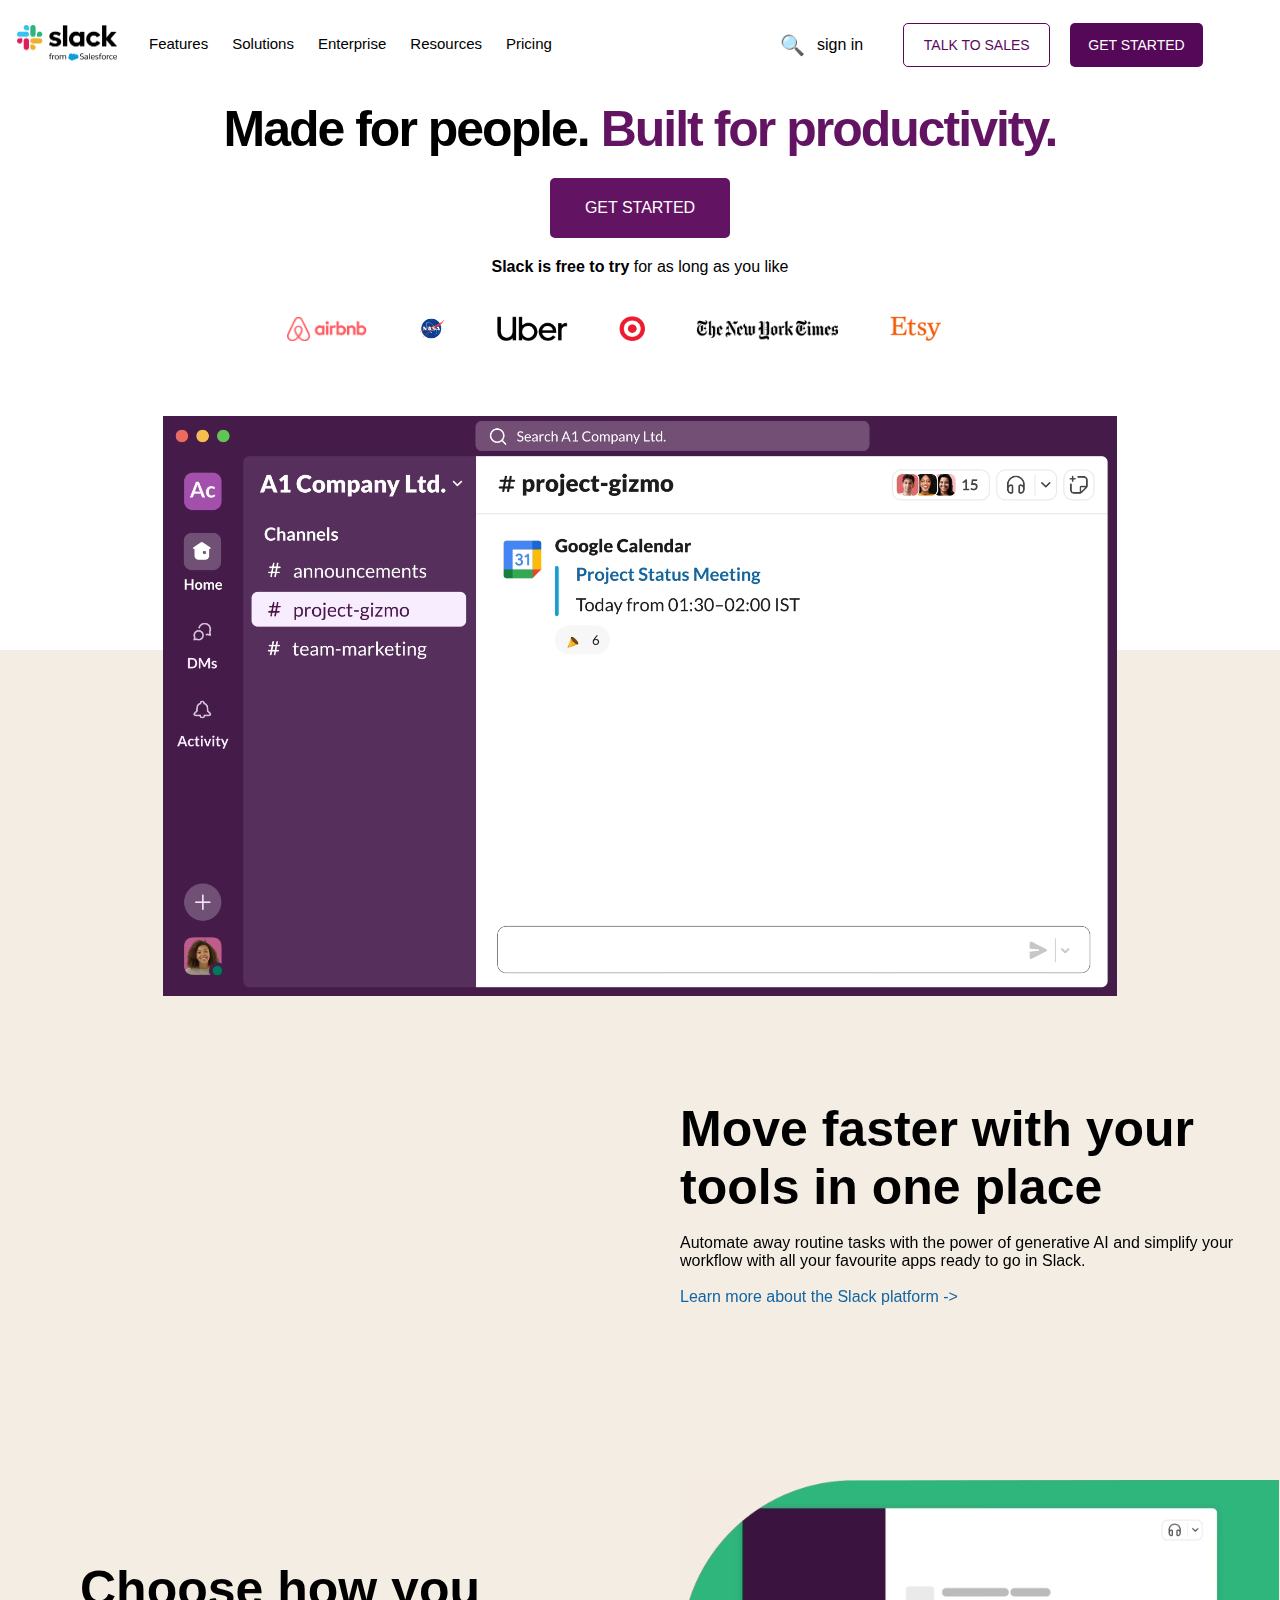
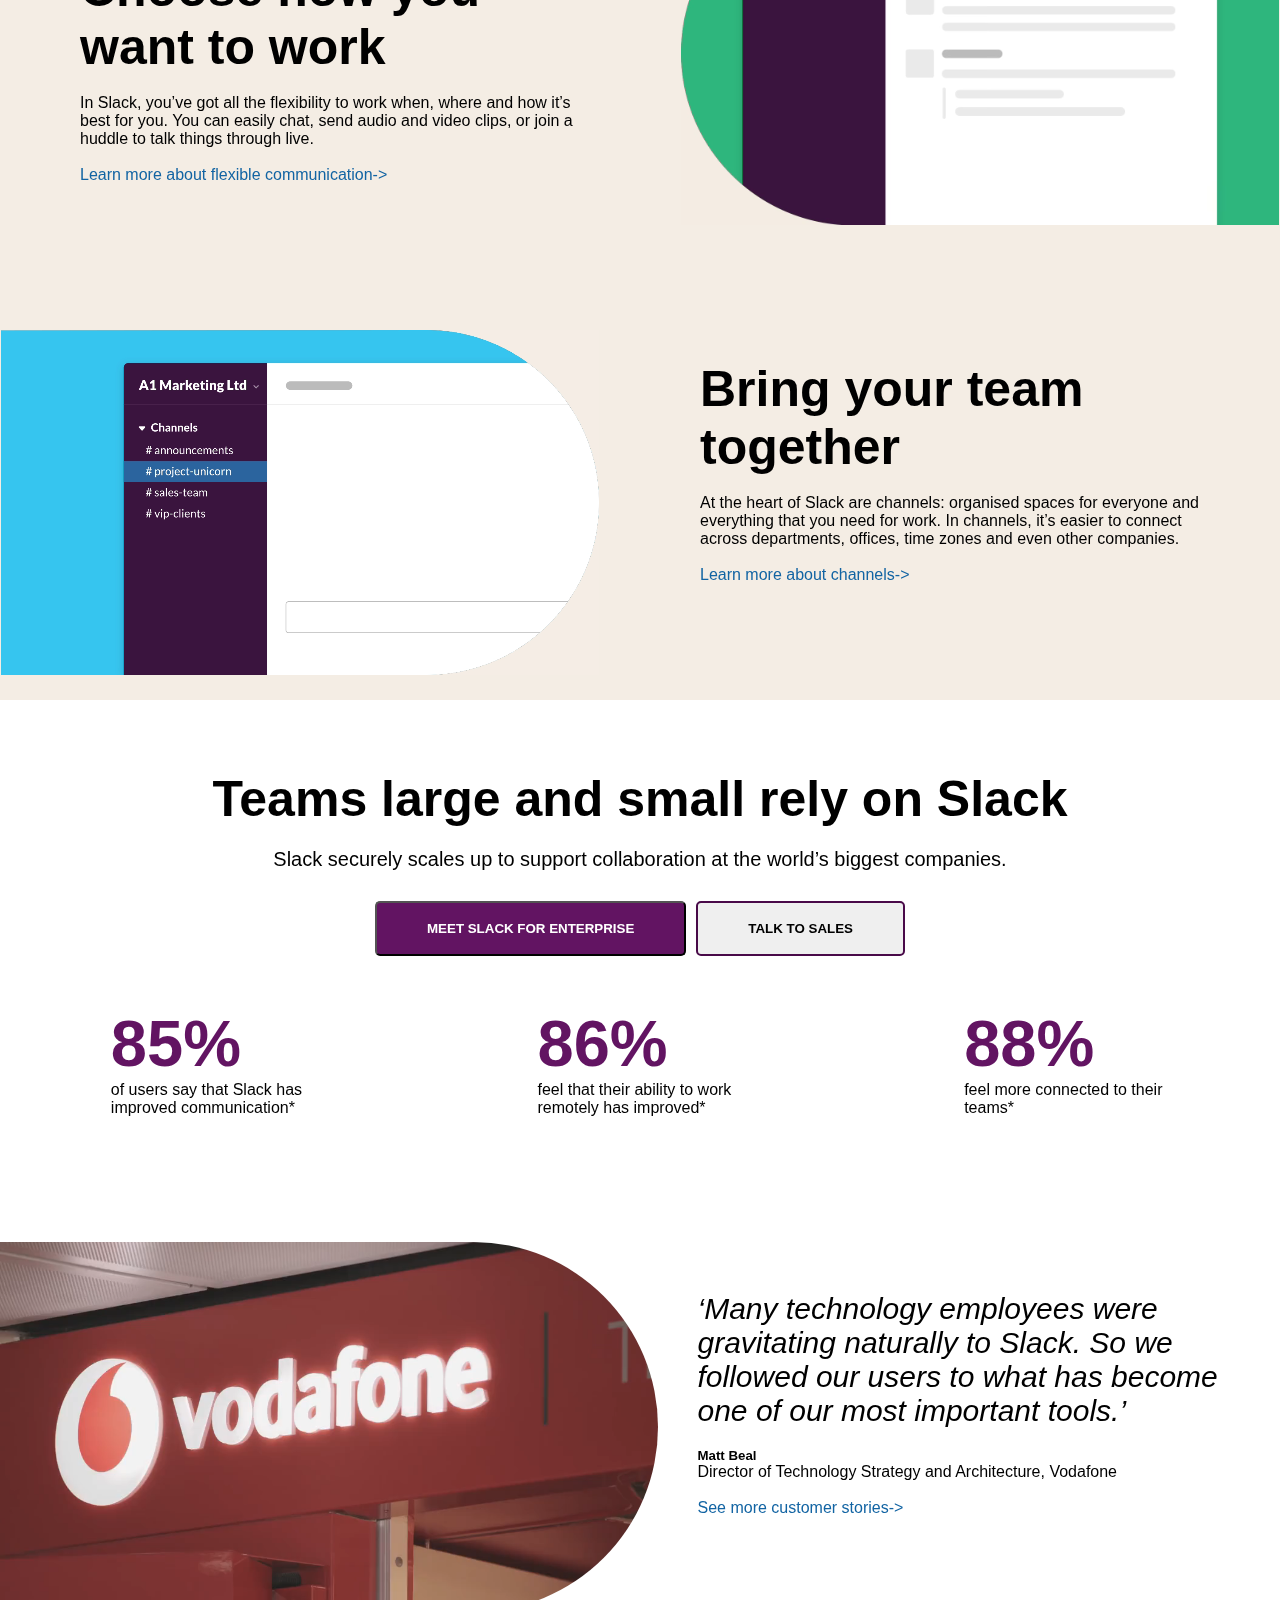
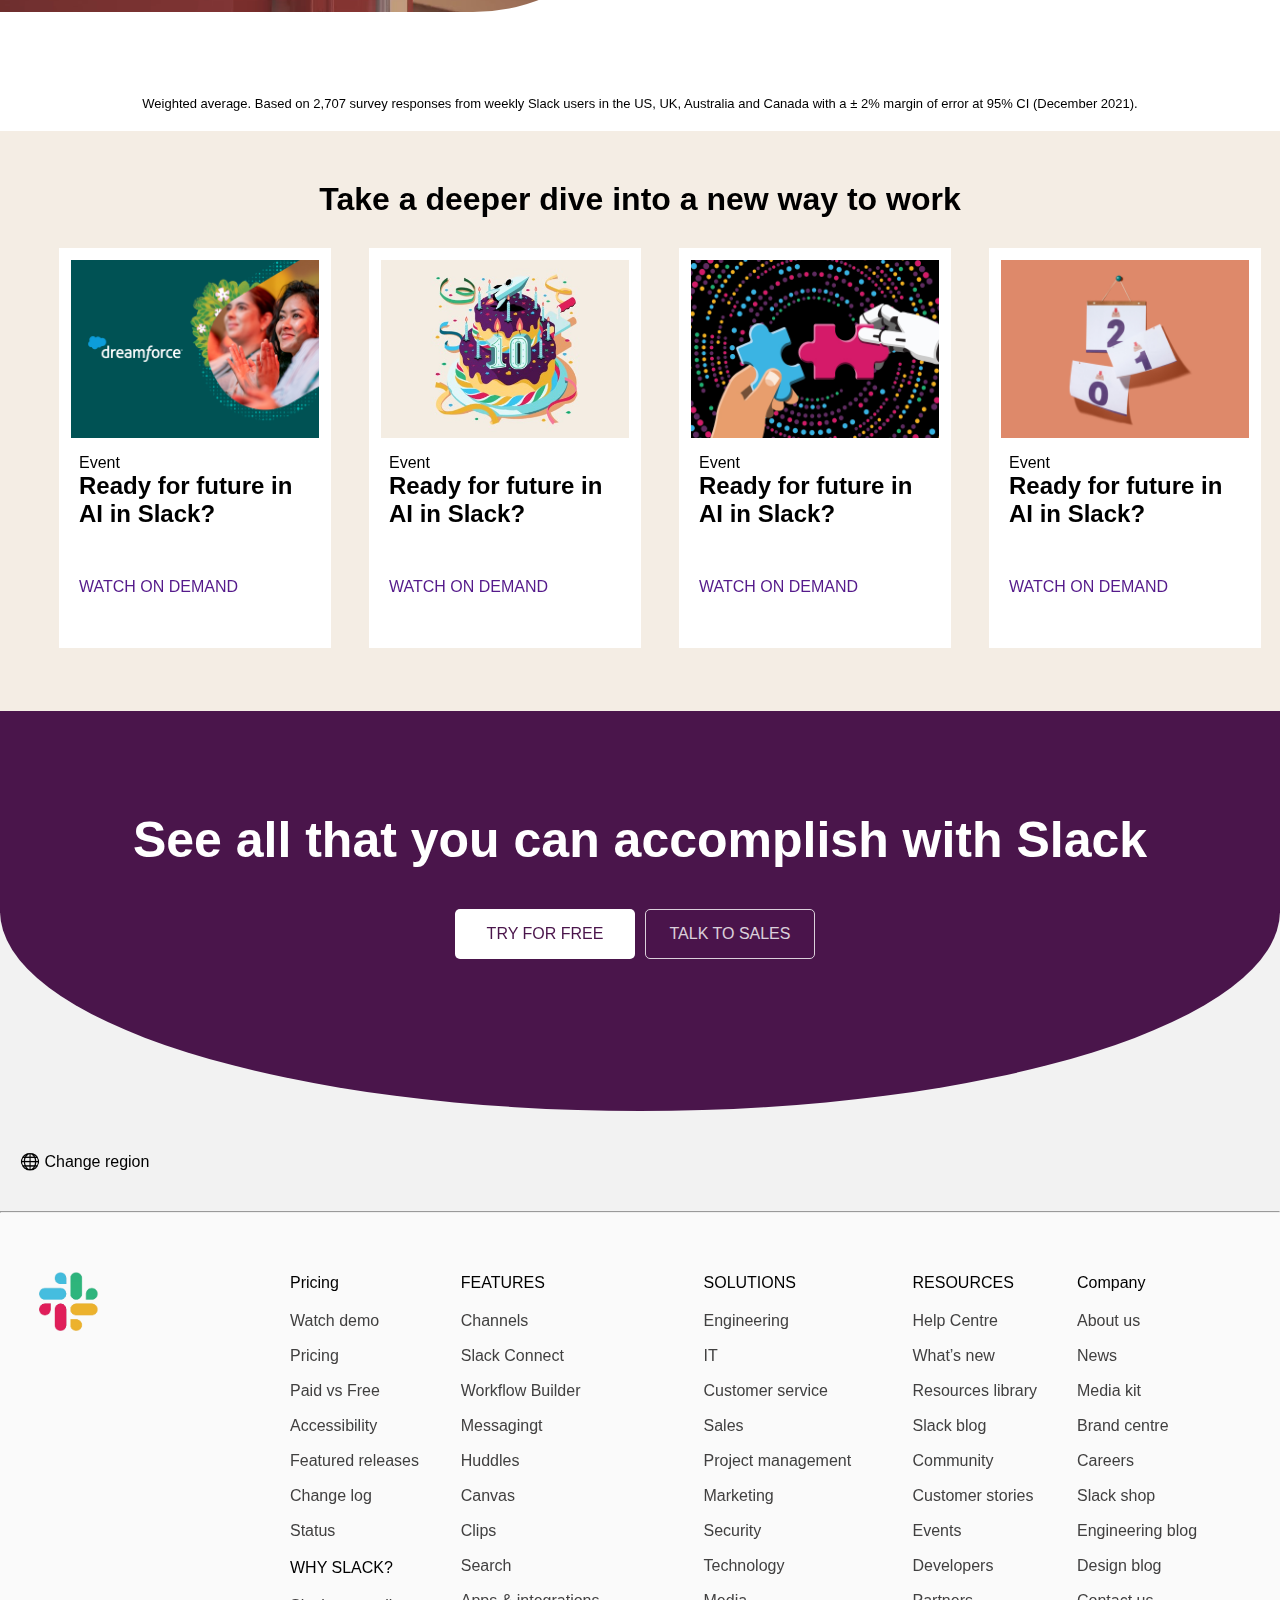
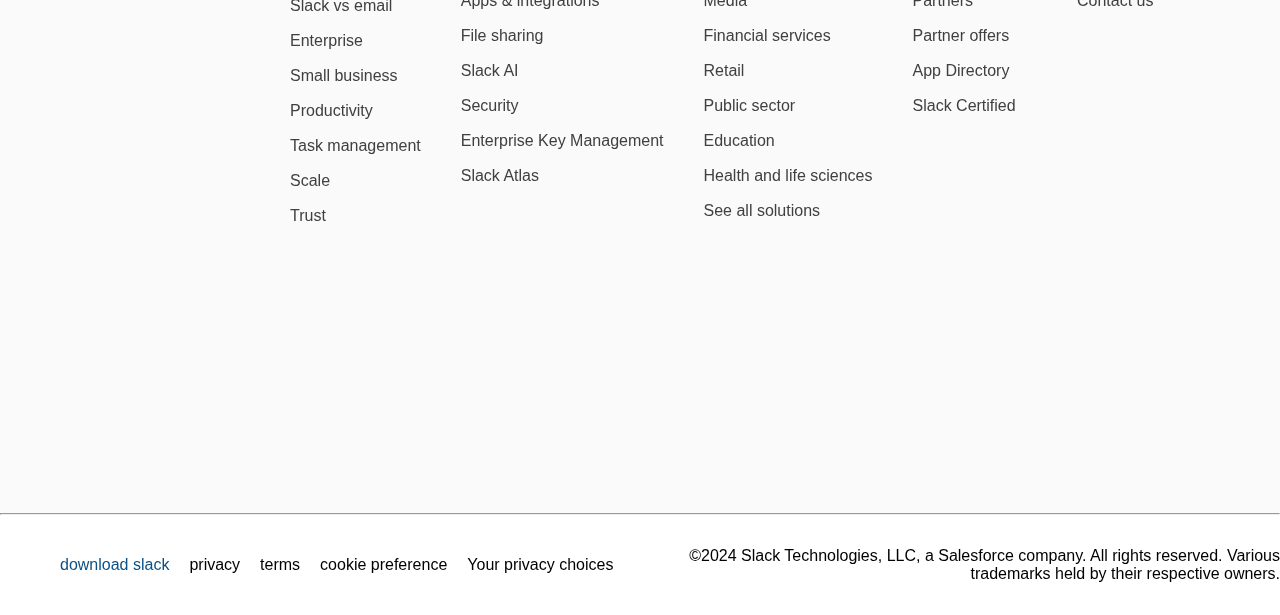
<file: index.html>
<!DOCTYPE html>
<html lang="en">
<head>
    <meta charset="UTF-8">
    <meta name="viewport" content="width=device-width, initial-scale=1.0">
    <title>Slack is your productivity platflorm</title>
    <link rel="icon" type="image/png" href="mlogo1.png">
    <link rel="stylesheet" href="style.css">
    <link rel="stylesheet" href="https://cdnjs.cloudflare.com/ajax/libs/font-awesome/6.5.2/css/all.min.css" integrity="sha512-SnH5WK+bZxgPHs44uWIX+LLJAJ9/2PkPKZ5QiAj6Ta86w+fsb2TkcmfRyVX3pBnMFcV7oQPJkl9QevSCWr3W6A==" crossorigin="anonymous" referrerpolicy="no-referrer" />
</head>
<body>
    <header>
        <div class="total">
                <div class="mainlogo"><img class="mainlog" src="mainlogo.png"></div>
                <navbar id="navigation">
                    <div class="nav">
                    <div class="uld"></div> 
                    
                        <ul id="uld"><li class="navl" id="Features">Features </li>
                            <li class="navl" id="Solutions">Solutions</li>
                            <li class="navl"  class="ania"id="Enterprise">Enterprise</li>
                            <li class="navl" id="Resources">Resources</li>
                            <li class="navl" class="ania" id="Pricing">Pricing</li>
                        </ul>
                        <span id="search">🔍</span>
                        <div class="navR">
                            <a id="sign" href="signin">sign in</a>
                            <button id="talksales">TALK TO SALES</button>
                            <button id="getstarted">GET STARTED</button>
                        </div>
                    </div>
                </navbar>
        </div>
    </header>
    <main>
        <div class="contentr">
       
            
            <div class="content"><h1 id="maintxt">Made for people.<span id="cmaintxt"> Built for productivity.</span></h1></div>
            <div class="getstart2"> <button id="getstart2"> GET STARTED</button></div>
            <div class="text2"><p>Slack is free to try <span>for as long as you like</span></p></div>
            <div class="logos">
                 <img class="logo" class="air" src="1.png">
                 <img class="logo" class="nasa" src="2.png">
                 <img class="logo" class="uber" src="3.png">
                 <img class="logo" class="target" src="4.png">
                 <img class="logo" class="newyork" src="5.png">
                 <img class="logo" class="etsy" src="6.png">
              </div>   
            <div class="vide1"><video class="vid1" loop autoplay src="vid1.webm"></video>
            </div><div class="difc"> </div>
        </div>
        <div class="content2">
            <div class="vide2"><video class="vid2" loop autoplay src="vid2.webm"></video>
                <div id="con2"><h2>Move faster with your tools in one place</h2><br>
                <h4>Automate away routine tasks with the power of generative AI and simplify your workflow with all your favourite apps ready to go in Slack.</h4><br>
                <a class="ania" href="">Learn more about the Slack platform -></a></div>
            </div>
        </div>
        <div class="contentt3"> 
            <div id="con3"><h2>Choose how you want to work</h2><br>
                <h4>In Slack, you’ve got all the flexibility to work when, where and how it’s best for you. You can easily chat, send audio and video clips, or join a huddle to talk things through live.</h4><br>
                <a class="ania" href="">Learn more about flexible communication-></a>
            </div>
            <video class="vid3" autoplay loop src="vid3.webm"></video>
        </div>
        <div class="content4">
            <div class="vide2"><video class="vid2" loop  autoplay src="vid4.webm"></video>
                <div id="con4"><h2>Bring your team together</h2><br>
                <h4>At the heart of Slack are channels: organised spaces for everyone and everything that you need for work. In channels, it’s easier to connect across departments, offices, time zones and even other companies.</h4><br>
                <a class="ania" href="">Learn more about channels-></a></div>
            </div>
        </div>
        <div class="content5">
            <div class="c4">
                <h1>Teams large and small rely on Slack </h1>
                <p>Slack securely scales up to support collaboration at the world’s biggest companies.</p>
            </div>
            <div class="cb4"> 
                <button id="meet">MEET SLACK FOR ENTERPRISE</button>
                <button id="talk">TALK TO SALES</button>
            </div>
            <div class="cp4">
                <div class="cp41"><H1>85%</H1> <P>of users say that Slack has improved communication*</P></div>
                <div class="cp42"><H1>86%</H1><P>feel that their ability to work remotely has improved*</P></div>
                <div class="cp43"><H1>88%</H1><P>feel more connected to their teams*</P></div>
            </div>
        </div>
        <div class="content6">
            <div class="vide5">
                <video class="vid5" autoplay  src="vid5.mp4"></video>
            </div>
            <div class="c5">
                <i>‘Many technology employees were gravitating naturally to Slack. So we followed our users to what has become one of our most important tools.’</i>
                <h5>Matt Beal</h5>
                 <P> Director of Technology Strategy and Architecture, Vodafone</p><br>
                    <a class="ania" href="">See more customer stories-></a>
            </div>
        </div>
        <div class="c6"> <p> Weighted average. Based on 2,707 survey responses from weekly Slack users in the US, UK, Australia and Canada with a ± 2% margin of error at 95% CI (December 2021).</p></div>
        <div class="content7">
           <div class="c7">
                <h1>Take a deeper dive into a new way to work</h1>
            </div>
            <div class="c7m">
                <div class="c71">
                    <img src="7.png">
                    <div class="c71c">
                        <span>Event</span><br>
                        <h2>Ready for future in AI in Slack?</h2>
                        <a class="ania" href="">WATCH ON DEMAND</a>
                    </div><BR>
                </div>
                <div class="c72">
                    <img src="8.jpg">
                    <div class="c71c">
                        <span>Event</span><br>
                        <h2>Ready for future in AI in Slack?</h2>
                        <a class="ania" href="">WATCH ON DEMAND</a>
                    </div><BR>
                </div>
                <div class="c73">
                    <img src="9.jpg">
                    <div class="c71c">
                        <span>Event</span><br>
                        <h2>Ready for future in AI in Slack?</h2>
                        <a class="ania" href="">WATCH ON DEMAND</a>
                    </div><BR>
                </div>
                <div class="c74">
                    <img src="10.jpg">
                    <div class="c71c">
                        <span>Event</span><br>
                        <h2>Ready for future in AI in Slack?</h2>
                        <a class="ania" href="">WATCH ON DEMAND</a>
                    </div><BR>
                </div>
            </div>
        </div>
        <div class="content8">
            <div class="c8">
                <div class="c81">
                    <div class="c8c">
                        <h1>See all that you can accomplish with Slack</h1>
                    </div>
                    <div class="c8b">
                        <button id="tryforfree">TRY FOR FREE</button>
                        <button id="talktosales">TALK TO SALES</button>
                    </div>
                </div>
              
            </div>
        </div>
        <div class="content9">
            <div class="c9">
            <p id="s1">🌐 Change region</p>
              <p id="#s2"> <i class="fa-brands fa-linkedin-in"></i> 
                <i id="h" class="fa-brands fa-instagram"></i>
                <i id="h" class="fa-brands fa-x-twitter"></i>
                <i id="h" class="fa-brands fa-facebook-f"></i>
                <i id="h" class="fa-brands fa-youtube"></i>
                <i id="h" class="fa-brands fa-tiktok"></i>
              </p>
            </div>
        </div>
        <hr>
        <div class="content10">
            <div class="mlogo"> 
                <img src="mlogo1.png">
            </div>
            <div class="c10v2">
                <ul><P>Pricing</P>
                    <li>
                        <a href="#" class="ser">Watch demo</a>
                    </li>
                    <li>
                        <a href="#" class="ser">Pricing</a>
                    </li>
                    <li>
                        <a href="#" class="ser">Paid vs Free</a>
                    </li>
                    <li>
                        <a href="#" class="ser">Accessibility</a>
                    </li>
                    <li>
                        <a href="#" class="ser">Featured releases</a>
                    </li>
                    <li>
                        <a href="#" class="ser">Change log</a>
                    </li>
                    <li>
                        <a href="#" class="ser">Status</a>
                    </li>
                
                    <p>WHY SLACK?</p>
                    <li>
                        <a href="#" class="ser">Slack vs email</a>
                    </li>
                    <li>
                        <a href="#" class="ser">Enterprise</a>
                    </li>
                    <li>
                        <a href="#" class="ser">Small business</a>
                    </li>
                    <li>
                        <a href="#" class="ser">Productivity</a>
                    </li>
                    <li>
                        <a href="#" class="ser">Task management</a>
                    </li>
                    <li>
                        <a href="#" class="ser">Scale</a>
                    </li>
                    <li>
                        <a href="#" class="ser">Trust</a>
                    </li>
                </ul>
            </div>
            <div class="c10v3">
                <ul>
                    <p>FEATURES</p>
                    <li>
                        <a href="#" class="ser">Channels</a>
                    </li>
                    <li>
                        <a href="#" class="ser">Slack Connect</a>
                    </li>
                    <li>
                        <a href="#" class="ser">Workflow Builder</a>
                    </li>
                    <li>
                        <a href="#" class="ser">Messagingt</a>
                    </li>
                    <li>
                        <a href="#" class="ser">Huddles</a>
                    </li>
                    <li>
                        <a href="#" class="ser">Canvas</a>
                    </li>
                    <li>
                        <a href="#" class="ser">Clips</a>
                    </li>
                    <li>
                        <a href="#" class="ser">Search</a>
                    </li>
                    <li>
                        <a href="#" class="ser">Apps & integrations</a>
                    </li>
                    <li>
                        <a href="#" class="ser">File sharing</a>
                    </li>
                    <li>
                        <a href="#" class="ser">Slack AI</a>
                    </li>
                    <li>
                        <a href="#" class="ser">Security</a>
                    </li>
                    <li>
                        <a href="#" class="ser">Enterprise Key Management</a>
                    </li>
                    <li>
                        <a href="#" class="ser">Slack Atlas</a>
                    </li>

                </ul>
            </div>
            <div class="c10v4">
                <ul>
                <P>SOLUTIONS</P>
                    <li>
                        <a href="#" class="ser">Engineering</a>
                    </li>
                    <li>
                        <a href="#" class="ser">IT</a>
                    </li>
                    <li>
                        <a href="#" class="ser">Customer service </a>
                    </li>
                    <li>
                        <a href="#" class="ser">Sales </a>
                    </li>
                    <li>
                        <a href="#" class="ser">Project management </a>
                    </li>
                    <li>
                        <a href="#" class="ser">Marketing
                        </a>
                    </li>
                    <li>
                        <a href="#" class="ser">Security </a>
                    </li>
                    <li>
                        <a href="#" class="ser">Technology </a>
                    </li>
                    <li>
                        <a href="#" class="ser">Media </a>
                    </li>
                    <li>
                        <a href="#" class="ser">Financial services </a>
                    </li>
                    <li>
                        <a href="#" class="ser">Retail </a>
                    </li>
                    <li>
                        <a href="#" class="ser">Public sector </a>
                    </li>
                    <li>
                        <a href="#" class="ser">Education </a>
                    </li>
                    <li>
                        <a href="#" class="ser">Health and life sciences
                        </a>
                    </li>
                    <li>
                        <a href="#" class="ser">See all solutions </a>
                    </li>
                </ul>
            </div>

            <div class="c10v5">
                <ul>
                    <p>RESOURCES</p>
                    <li>
                        <a href="#" class="ser">Help Centre </a>
                    </li>
                    <li>
                        <a href="#" class="ser">What’s new </a>
                    </li>
                    <li>
                        <a href="#" class="ser">Resources library </a>
                    </li>
                    <li>
                        <a href="#" class="ser">Slack blog </a>
                    </li>
                    <li>
                        <a href="#" class="ser">Community </a>
                    </li>
                    <li>
                        <a href="#" class="ser">Customer stories</a>
                    </li>
                    <li>
                        <a href="#" class="ser">Events </a>
                    </li>
                    <li>
                        <a href="#" class="ser">Developers </a>
                    </li>
                    <li>
                        <a href="#" class="ser">Partners </a>
                    </li>
                    <li>
                        <a href="#" class="ser">Partner offers </a>
                    </li>
                    <li>
                        <a href="#" class="ser">App Directory </a>
                    </li>
                    <li>
                        <a href="#" class="ser">Slack Certified </a>
                    </li>
                </ul>
            </div>
            <div class="c10v6">
                <ul>
                    <P>Company</P>
                    <li>
                        <a href="#" class="ser">About us</a></li>
                      <li><a href="#" class="ser">News</a></li>
                      <li> <a href="#" class="ser">Media kit</a></li>
                        <li> <a href="#" class="ser">Brand centre</a></li>
                            <li> <a href="#" class="ser">Careers</a></li>
                                <li> <a href="#" class="ser">Slack shop</a></li>
                                    <li> <a href="#" class="ser">Engineering blog</a></li>
                                        <li><a href="#" class="ser">Design blog</a></li>
                                            <li> <a href="#" class="ser">Contact us</a></li>
                        
                    </li>
                </ul>
            </div>
        </div>
        <hr>
    </main>
    <footer>
        <ul>
            <li style="color:#0b5187; font-weight: 400;">download slack </li>
            <li>privacy</li>
            <li>terms</li>
            <li>cookie preference</li>
            <li>Your privacy choices </li>
        </ul>
        <div class="fc">
        <p>©2024 Slack Technologies, LLC, a Salesforce company. All rights reserved. Various trademarks held by their respective owners.</p>
    </div>
    </footer>
</body>
</html>
</file>
<file: style.css>
/* #400d40; 
    #4a154b 
    #12649E

*/
*{
    margin:0;
    font-family:'Segoe UI', Tahoma, Geneva, Verdana, sans-serif;
    
} 
header{
    display: flex;
    justify-content: center;
}
.total{
   
   justify-content: center;
    display:flex;
    align-items: center;
    height: 80px;
    
    margin-right: 40px;
    background-color:white;
    
}
#uld {
    
    display: flex;
    list-style: none;
    font-size: 15px;
    height: 30px;
    width: 643px;
    
    margin: 18px 0px 16px;
    padding: 0;
    
}
.nav{
    padding-left: 20px;
    display: flex;
    align-items: center;
    height: 98px;
    width:1086px;
    
}
.navl{
    padding-top: 4px;
    padding-bottom: 4px;
    padding-left: 12px;
    padding-right: 12px;
   
    
}
.mainlog{
    height:36.5px;
    width: 100px;
    
}
.navR{
    
    height: 76px;
    width: 388px;
    display: flex;
    align-items: center;

}
#talksales{
    padding: 12px 16px;
    margin:0px 0px 0px 20px;
    height: 44px;
    width: 147px;
    font-size: 14px;
    border-radius: 5px;
    background-color: white;
    border:1px solid #580858;
    color: #5b0a5b;
    font-weight: 540;

}
#getstarted{
    height: 44px;
    width: 134;
    padding: 12px 16px;
    margin:0px 0px 0px 20px;
    border-radius: 5px;
    background-color:#560858 ;
    font-size: 14px;
    color: white;
    border-color: transparent;
}
#search{
    font-size: 20px;
    padding-right: 12px;
}
#sign{
    color: black;
    text-decoration: none;
    margin: 0px 20px 0px 0px ;
    padding: 8px 0px;
}
.contentr{
    height: 1000px;
    
}
.content h1 {
    letter-spacing: -2px;
    text-align: center !important;
    font-size:3.125rem;
    font-family: 'Segoe UI', Tahoma, Geneva, Verdana, sans-serif    ;
}
.content span{
    color:#621462;
    
}
.getstart2{
    display: flex;
    height: 60px;
    margin-top: 20px;
    justify-content: center;

}
#getstart2{
    width:180px;
    font-size: medium;
    color: white;
    background-color: #621462;
    border-radius: 5px;
    border-color: transparent;
}
.text2{
    text-align:center;
    margin-top: 20px;
    font-size:medium;
    font-weight: 700;
}
.text2 span{
font-weight: 500;
}
.logos{
    display: flex;
    justify-content: center;
    margin-top: 40px;
    height:100px
}
.vide1{
    display: flex;
    justify-content: center;

}
.vid1{
    
    height: 580px;

}
.logo{
    height: 25px;
    margin-right: 4%;
}
.difc{
   z-index: -11;
    position:  absolute;
    top:650px;
    height: 450px;
    width: 100%;
    background-color: #F4EDE4;
}
.content2{
    padding: 0px;
    margin: 0px;
    height: 350px;
    width: auto;
    background-color: #F4EDE4;
   
}
.vide2{
    display: flex;
    justify-content: space-between;

   
}
.vid2{
    width: 600px;
    height: 345px;
    
}
#con2 {
    width: 600px;
}
#con2 h2{
    font-size: 50px;
}
#con2 h4{
    font-weight: 400;
}
#con2 a{
    color: #1264a3;
    font-size: medium;
}
.contentt3{
    padding-top:30px ;  
    height: 350px;
    width: auto;
    background-color: #F4EDE4;
    display: flex;
    justify-content: space-between ;
}
#con3{
    margin: 80px;
    width: 500px; 
}
.vid3,.vide3{
    width: 600px;
    height: 345px;
}
#con3 h2{
    font-size: 50px;
}
#con3 h4{
    font-weight: 400;
}
#con3 a{
    color: #1264a3;
    font-size: medium;
}
.content4{
    padding-top:100px;
    padding-bottom: 20px;
    height: 350px;
    width: auto;
    background-color: #F4EDE4;
   

}
#con4{
    margin: 30px 80px 80px 80px;
    width: 500px; 
}
#con4 h2{
    font-size: 50px;
}
#con4 h4{
    font-weight: 400;
}
#con4 a{
    color: #1264a3;
    font-size: medium;
}

.ania{
    text-decoration: none;


}
.ania:hover{
    text-decoration:underline;
    
    
   
}
.c4{
    margin-top:70px ;
    text-align: center; 
    
}
.c4 h1{
    font-size:50px;
    margin-bottom: 20px; 
}
.c4 p{
    font-size: 20px;
}
.cb4{
    margin-top: 30px;
    display: flex;
    justify-content: center;
    height: 55px;

}
#meet{
    margin-right: 10px;
    padding: 0px 50px 0px 50px ;
    background-color: #621462;
    color: white;
    font-weight: 600;
    border-radius: 5px;
}
#talk{

    padding: 0px 50px 0px 50px ;
    font-weight: 600;
    border-radius: 5px;
    border-color: #490a49;
    border-style: solid;
}
.cp4{
     margin-top: 50px;
    display: flex;
    justify-content: space-around;
}
.cp4 div{
    width:205px;
}
.cp4 h1{
    font-size:65px;
    color: #621462;
}
.cp4 p{
    font-size: medium;
}
.content6{
    padding-top: 125px;
    display: flex;
    justify-content: space-between; 
    
}
.c5{
    padding-top: 50px;
    width: 600px;
    margin-right: 30px;
    margin-left: 40px;
    font-weight: 400;

}
.c5 i{
    font-size: 30px;

}
.c5 a{
    color: #1264a3;
    font-size: medium;
}
.c5 h5{
    margin-top: 20px;
}
.vide5{
    width: 665px;   
}
.vid5{
    height: 370px;
    border-top-right-radius: 190px;
    border-bottom-right-radius:190px;
}
.c6 p{
    margin-top: 80px;
    text-align: center;
    font-size: small;
    margin-bottom: 20PX;
}
.c71 img,.c72 img,.c73 img,.c74 img{
    height: 178px;
    margin: 12px;
    width: 248px;
}
.content7{
    background-color: #F4EDE4;
    height:580px
}
.c7{
    padding-top: 50px;
    text-align: center;
    
}
.c71 ,.c72 ,.c73 ,.c74{
    background-color: white;   
}
.c7m{
    height:450px;
    display: flex;
    justify-content: space-around;
    margin-top: 30px;
}
.c71c{
    padding-left: 20px;
    width:240px;}
.c71c h2{
    padding-bottom: 50px;
}
.c71{
    margin-left: 40px;
}


.c71 ,.c72 ,.c73,.c74{
    height: 400px;
    width:272px
    
}
.c71:hover, .c72:hover, .c73:hover, .c74:hover {
    transform: scale(1.07); 
    transition: transform 0.3s ease; 
    box-shadow: 0px 0px 5px rgba(0, 0, 0, 0.5);
}

main{
    padding-top: 100px;
}
.total {
    margin-top: 10px;
    height: 70px;
    border-radius: 50px;
    position: fixed; 
    top: 0;
    width: 95%;
    z-index: 999;
    
    
}
.c8{
    height: 400PX;
    background-color: hsl(0, 0%, 95%);
    display: flex;

   
}
.c81{
    height: 400px;
    width: 100% ;
    background-color: #4a154b;
    border-bottom-left-radius:50%;
    border-bottom-right-radius:50%;
}
/* }
.c82{
    height: 300px;
    width: 100% ;
    background-color: #4a154b;
    border-bottom-left-radius:50%;
    border-bottom-right-radius:50%;
} */
.c8c{
    text-align: center;
    margin-top: 100px;
}
.c8c h1{
    color: white;
    font-size: 50px;
    letter-spacing: -1;
}
.c8b{
    display: flex;
    justify-content: center;
    margin-top: 40px;
}
.c8b #tryforfree{
    height: 50px;
    width:180px;
    margin-right: 10px;
    font-size: medium;
    color: #4a154b;
    border-radius: 5px;
    font-weight: 500;
    background-color: white;
    border-color:transparent ;
}
.c8b #talktosales{
    height: 50px;
    width:170px;
    margin-right: 10px;
    font-size: medium;
    color: white;
    border-radius: 5px;
    font-weight: 500;
    background-color:#4a154b ;
    border:1px solid white;
}
.c9{
    height: 100px;
    background-color: hsl(0, 0%, 95%);
    display: flex;
    justify-content:space-between;
    align-items: center;
}
#s1{
  margin:20px ;
}

.fa-brands{
    
    margin-right: 25px;
    font-size: large;
}
.content10{
    height:100vh;
    display: flex;
    background-color:  hsl(0, 0%, 98%);;

}

button{
    cursor: pointer;
}
.mlogo,.c10v2,.c10v3,.c10v4,.c10v5,.c10v6{
    margin-top: 50px;
}
.content10 UL{
    list-style: none;
    
}
.content10 UL p {
    line-height: 40px;
    font-weight: 500;
}
.ser{
    line-height: 35px;
    text-decoration: none;
    color: rgb(65, 64, 64);
}
.mlogo{
width: 250px;
}
.mlogo img{
    height: 80px;
    margin-left: 30px;
}
footer{
    font-weight:100;
    height: 100px;
    display: flex;
    justify-content: space-between;
    align-items: center;
}
footer ul{
    display: flex;
    list-style: none;
}
footer li {
    margin-left: 20px;
    line-height: 40px;
}
.fc{
    width:600px;
    text-align: right;
}
.ser:hover{
    color: #1264a3;
}
#search:hover{
    transform: scale(1.1) ;
    cursor: pointer;
}
#uld li:hover{
    transform: scale(1.1) ;
    cursor: pointer;
}
#sign:hover{
    transform: scale(1.1) ;
    cursor: pointer;
}
#talksales:hover{
    transform: scale(1.06);
    border:2px solid #400d40;
    color: #400d40;
}
#getstarted:hover{
    transform: scale(1.06);
    background-color: #400d40;
}
#getstart2:hover{
    transform: scale(1.06);
    background-color: #400d40;
}
#tryforfree:hover{
   
    opacity: 0.8;
}
#talktosales{
    
    opacity: 0.8;
}
#meet:hover{
    transform: scale(1.02);
    background-color: #400d40; 
    
}
#talk:hover{
    transform: scale(1.06);
    border:2px solid #400d40;
    color: #400d40;

}
#s1{ 
    background-color: black;
    -webkit-background-clip: text;
    -webkit-text-fill-color:transparent;
}
</file>
